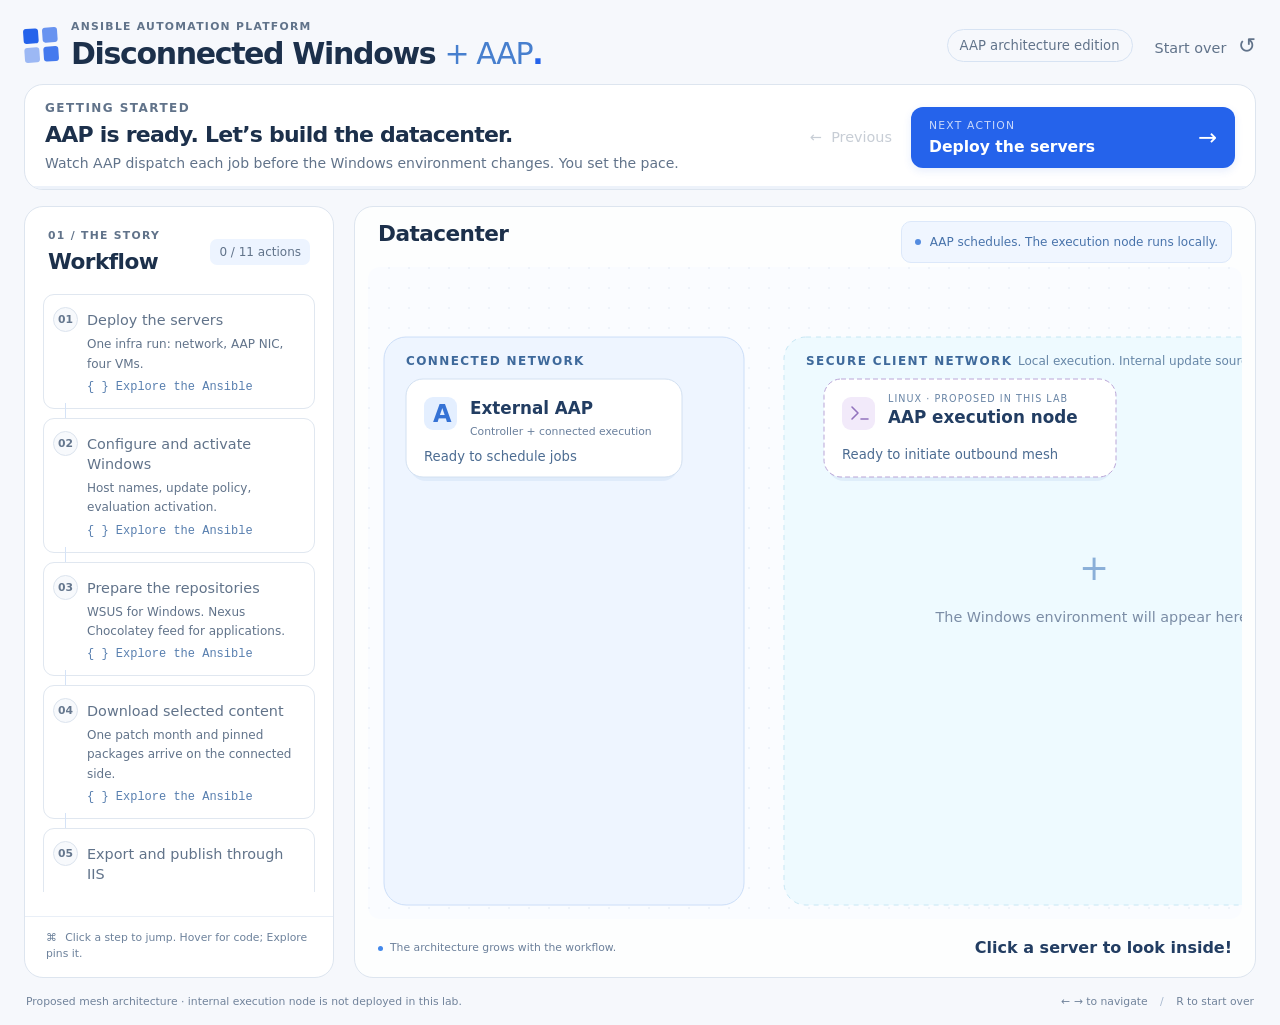
<file: demo-with-aap/index.html>
<!doctype html>
<html lang="en">
  <head>
    <meta charset="utf-8">
    <meta name="viewport" content="width=device-width, initial-scale=1">
    <meta name="description" content="Explore how AAP dispatches jobs to a proposed internal execution node before Windows servers change.">
    <meta name="color-scheme" content="light">
    <title>Disconnected Windows + AAP · Interactive demo</title>
    <link rel="stylesheet" href="src/styles.css">
    <link rel="stylesheet" href="src/aap.css?v=2.0.0">
    <script src="src/scenario.js?v=2.0.0" defer></script>
    <script src="src/orchestration.js" defer></script>
    <script src="src/app.js?v=2.0.0" defer></script>
  </head>
  <body>
    <div class="app">
      <header class="masthead">
        <div class="brand"><span class="brand-mark" aria-hidden="true"><i></i><i></i><i></i><i></i></span><div><p class="eyebrow">Ansible Automation Platform</p><h1>Disconnected Windows <span class="edition-name">+ AAP</span><span class="title-dot">.</span></h1></div></div>
        <div class="header-actions"><span class="mode-label">AAP architecture edition</span><button class="quiet-button" id="reset" type="button">Start over <span aria-hidden="true">↺</span></button></div>
      </header>

      <section class="controls" aria-label="Demo controls">
        <div class="action-context"><p class="eyebrow" id="action-count">Getting started</p><h2 id="current-title">AAP is ready. Let’s build the datacenter.</h2><p id="current-description">Watch AAP dispatch each job before the Windows environment changes. You set the pace.</p></div>
        <div class="navigation"><button class="previous-button" id="previous" type="button" disabled><span aria-hidden="true">←</span> Previous</button><button class="next-button" id="next" type="button"><span class="button-caption">Next action</span><span class="button-action" id="next-label">Deploy the servers</span><span class="button-arrow" aria-hidden="true">→</span></button></div>
        <div class="progress-track" aria-hidden="true"><div id="progress-fill"></div></div>
      </section>

      <main class="workspace">
        <section class="workflow-panel" aria-labelledby="workflow-title">
          <div class="panel-heading"><div><p class="eyebrow">01 / The story</p><h2 id="workflow-title">Workflow</h2></div><span class="counter" id="workflow-count">0 / 11 actions</span></div>
          <div class="workflow-scroll" id="workflow-scroll"><div class="workflow-empty" id="workflow-empty" hidden><span class="empty-stem" aria-hidden="true"></span><h3>One action at a time.</h3><p>Your workflow grows here.<br>Hover over a step to see its Ansible code.</p></div><ol class="workflow-list" id="workflow-list"></ol><div class="execution-pending" id="execution-pending" hidden><span class="pending-mark" aria-hidden="true">A</span><div><strong id="pending-title">AAP schedules the job</strong><p id="pending-description"></p></div></div></div>
          <p class="panel-footnote"><span aria-hidden="true">⌘</span> Click a step to jump. Hover for code; Explore pins it.</p>
        </section>

        <section class="architecture-panel" aria-labelledby="architecture-title">
          <div class="panel-heading"><div><h2 id="architecture-title">Datacenter</h2></div><div class="execution-banner" aria-live="polite"><span class="execution-indicator" aria-hidden="true"></span><span id="execution-caption">AAP schedules. The execution node runs locally.</span></div></div>
          <div class="architecture-canvas" id="architecture-canvas">
            <div class="architecture-empty" id="architecture-empty"><div class="empty-cross" aria-hidden="true">+</div><p>The Windows environment will appear here.</p></div>
            <svg class="architecture" viewBox="0 0 1036 652" preserveAspectRatio="xMidYMin meet" role="img" aria-labelledby="diagram-title diagram-description">
              <title id="diagram-title">Disconnected Windows datacenter</title>
              <desc id="diagram-description">The architecture fills as you advance the walkthrough. AAP is in the connected network. A proposed Linux execution node initiates outbound mesh connectivity from the secure network. Each internal action highlights that inside-out connection, followed by job dispatch and local Windows execution. Later actions reuse the established mesh.</desc>
              <defs>
                <pattern id="dots" width="20" height="20" patternUnits="userSpaceOnUse">
                  <circle cx="1" cy="1" r=".7" fill="#d9e3f1" />
                </pattern>
                <marker id="arrow" markerWidth="7" markerHeight="7" refX="6" refY="3.5" orient="auto">
                  <path d="M0 0 7 3.5 0 7" fill="none" stroke="#2563eb" stroke-width="1.2" />
                </marker>
                <marker id="command-arrow" markerWidth="7" markerHeight="7" refX="6" refY="3.5" orient="auto">
                  <path d="M0 0 7 3.5 0 7" fill="none" stroke="#8553b1" stroke-width="1.2" />
                </marker>
                <symbol id="windows-mark" viewBox="0 0 24 24">
                  <path d="M2 3h9v8H2zm11 0h9v8h-9zM2 13h9v8H2zm11 0h9v8h-9z" fill="currentColor" />
                </symbol>
                <symbol id="server-mark" viewBox="0 0 24 24">
                  <rect x="4" y="3" width="16" height="7" rx="2" />
                  <rect x="4" y="14" width="16" height="7" rx="2" />
                  <path d="M8 6.5h.1M8 17.5h.1M13 6.5h4M13 17.5h4" />
                </symbol>
                <symbol id="file-mark" viewBox="0 0 24 24">
                  <path d="M7 2h7l5 5v15H5V2zm7 0v6h5M11 11h3m-3 4h3m-3 4h3" />
                </symbol>
              </defs>
              <rect width="1036" height="652" fill="url(#dots)" />
              <g class="reveal" data-at="0" style="--delay:0ms">
                <rect class="network-zone connected-zone" x="16" y="70" width="360" height="568" rx="22" />
                <text class="zone-label" x="38" y="98">CONNECTED NETWORK</text>
              </g>
              <g class="reveal" data-at="0" style="--delay:45ms">
                <rect class="network-zone isolated-zone" x="416" y="70" width="604" height="568" rx="22" />
                <text class="zone-label" x="438" y="98">SECURE CLIENT NETWORK</text>
                <text class="zone-subtitle" x="650" y="98">Local execution. Internal update sources.</text>
              </g>
              <g class="reveal" data-at="4">
                <!-- Draw feeds before server cards so External AAP masks their straight acquisition routes. -->
                <path class="flow-path download-flow" id="download-path" d="M104 58V64H248V252" marker-end="url(#arrow)" />
                <path class="flow-path download-flow" id="application-download-path" d="M288 58V252" marker-end="url(#arrow)" />
                <circle class="flow-particle" data-flow="4" r="3.2">
                  <animateMotion dur="1.25s" repeatCount="indefinite">
                    <mpath href="#download-path" />
                  </animateMotion>
                </circle>
                <circle class="flow-particle" data-flow="4" r="3.2">
                  <animateMotion dur="1.25s" repeatCount="indefinite">
                    <mpath href="#application-download-path" />
                  </animateMotion>
                </circle>
              </g>
              <g id="aap-layer">
                <g id="mesh-channels" class="mesh-channels">
                  <text class="mesh-label mesh-outbound-label" x="326" y="126">Outbound mesh</text>
                  <path class="mesh-request-path" id="mesh-request-path" d="M454 142H316" marker-end="url(#arrow)" />
                  <circle class="control-particle mesh-connect-particle" cx="454" cy="142" r="3" />
                  <path class="mesh-dispatch-path" id="mesh-dispatch-path" d="M316 175H454" marker-end="url(#arrow)" />
                  <rect class="control-particle mesh-job-particle" x="309" y="168" width="14" height="14" rx="3" />
                  <text class="mesh-label" x="326" y="194">Job dispatch</text>
                </g>
                <!-- Side loops keep repository control arrows visible despite the compact row gap. -->
                <g class="job-command external-control">
                  <path class="command-path" id="external-command-path" d="M316 204H354V272H316" marker-end="url(#command-arrow)" />
                  <text class="command-label" x="362" y="256">WinRM</text>
                  <circle class="control-particle command-particle" r="3">
                    <animateMotion data-job-motion="true" begin="indefinite" dur=".45s" fill="freeze">
                      <mpath href="#external-command-path" />
                    </animateMotion>
                  </circle>
                </g>
                <g class="job-command repository-control">
                  <path class="command-path" id="internal-command-path" d="M750 204H790V272H750" marker-end="url(#command-arrow)" />
                  <text class="command-label" x="802" y="256">WinRM · internal work</text>
                  <circle class="control-particle command-particle" r="3">
                    <animateMotion data-job-motion="true" begin="indefinite" dur=".45s" fill="freeze">
                      <mpath href="#internal-command-path" />
                    </animateMotion>
                  </circle>
                </g>
                <g class="job-command client-control">
                  <path class="command-path" id="managed-command-path" d="M750 161H1006V456H656V474" marker-end="url(#command-arrow)" />
                  <path class="command-path" id="managed-command-path-2025" d="M750 161H1006V456H956V474" marker-end="url(#command-arrow)" />
                  <text class="command-label" x="826" y="433">WinRM · job control</text>
                  <circle class="control-particle command-particle" r="3">
                    <animateMotion data-job-motion="true" begin="indefinite" dur=".45s" fill="freeze">
                      <mpath href="#managed-command-path" />
                    </animateMotion>
                  </circle>
                  <circle class="control-particle command-particle" r="3">
                    <animateMotion data-job-motion="true" begin="indefinite" dur=".45s" fill="freeze">
                      <mpath href="#managed-command-path-2025" />
                    </animateMotion>
                  </circle>
                </g>
                <g class="job-command deployment-external-control">
                  <path class="command-path" id="deploy-external-path" d="M316 204H354V272H316" marker-end="url(#command-arrow)" />
                  <text class="command-label" x="362" y="256">Deploy</text>
                  <circle class="control-particle command-particle" r="3">
                    <animateMotion data-job-motion="true" begin="indefinite" dur=".45s" fill="freeze">
                      <mpath href="#deploy-external-path" />
                    </animateMotion>
                  </circle>
                </g>
                <g class="job-command deployment-internal-control">
                  <path class="command-path" id="deploy-internal-repository-path" d="M750 204H790V272H750" marker-end="url(#command-arrow)" />
                  <text class="command-label" x="802" y="256">Deploy repository</text>
                  <path class="command-path" id="deploy-internal-2022-path" d="M750 161H1006V456H656V474" marker-end="url(#command-arrow)" />
                  <path class="command-path" id="deploy-internal-2025-path" d="M750 161H1006V456H956V474" marker-end="url(#command-arrow)" />
                  <text class="command-label" x="826" y="433">Deploy internal VMs</text>
                  <circle class="control-particle command-particle" r="3">
                    <animateMotion data-job-motion="true" begin="indefinite" dur=".45s" fill="freeze">
                      <mpath href="#deploy-internal-repository-path" />
                    </animateMotion>
                  </circle>
                  <circle class="control-particle command-particle" r="3">
                    <animateMotion data-job-motion="true" begin="indefinite" dur=".45s" fill="freeze">
                      <mpath href="#deploy-internal-2022-path" />
                    </animateMotion>
                  </circle>
                  <circle class="control-particle command-particle" r="3">
                    <animateMotion data-job-motion="true" begin="indefinite" dur=".45s" fill="freeze">
                      <mpath href="#deploy-internal-2025-path" />
                    </animateMotion>
                  </circle>
                </g>
                <g transform="translate(0 10)">
                  <g class="reveal server-node aap-controller" data-at="0" data-node="controller" tabindex="0" role="button" aria-label="Explore external AAP">
                    <rect class="server-shadow" x="41" y="106" width="270" height="98" rx="17" />
                    <rect class="server-surface control-surface" x="38" y="102" width="276" height="98" rx="17" />
                    <rect class="aap-icon-background" x="56" y="120" width="33" height="33" rx="9" />
                    <text class="aap-monogram" x="65" y="145">A</text>
                    <text class="node-title" x="102" y="137">External AAP</text>
                    <text class="tiny-label" x="102" y="158">Controller + connected execution</text>
                    <text class="node-status" id="controller-status" x="56" y="184">Ready to schedule jobs</text>
                  </g>
                </g>
                <g transform="translate(-44 10)">
                  <g class="reveal server-node aap-execution" data-at="0" data-node="execution" tabindex="0" role="button" aria-label="Explore the proposed internal execution node">
                    <rect class="server-shadow" x="503" y="106" width="286" height="98" rx="17" />
                    <rect class="server-surface proposed-node" x="500" y="102" width="292" height="98" rx="17" />
                    <rect class="execution-icon-background" x="518" y="120" width="33" height="33" rx="9" />
                    <path class="execution-icon" d="m528 130 6 6-6 6m9 0h7" />
                    <text class="node-eyebrow" x="564" y="125">LINUX · PROPOSED IN THIS LAB</text>
                    <text class="node-title" x="564" y="146">AAP execution node</text>
                    <text class="node-status" id="execution-status" x="518" y="182">Ready to initiate outbound mesh</text>
                  </g>
                </g>
              </g>
              <g id="workload-layer">
                <g class="reveal" data-at="2">
                  <path class="network-link" d="M602 428V452M602 452H577V474M602 452H877V474" />
                  <circle cx="602" cy="452" r="4" fill="#afc5df" />
                  <text class="connection-label" x="686" y="446">Updates + applications</text>
                </g>
                <g class="reveal management-connection" data-at="2">
                  <path class="management-link" d="M314 296H454" />
                  <text class="connection-label" x="326" y="290">Management link</text>
                </g>
                <g transform="translate(-30 -97)">
                  <g class="reveal" data-at="4" style="--delay:0ms">
                    <rect class="publisher" x="48" y="105" width="172" height="50" rx="12" />
                    <use href="#windows-mark" x="60" y="114" width="18" height="18" class="microsoft-mark" />
                    <text class="publisher-title" x="87" y="127">Microsoft Update</text>
                    <text class="tiny-label" x="60" y="143">Selected OS + .NET content</text>
                  </g>
                </g>
                <g class="reveal" data-at="4" style="--delay:0ms">
                  <rect class="publisher" x="202" y="8" width="172" height="50" rx="12" />
                  <text class="publisher-title" x="217" y="29">Application Repository <tspan x="217" dy="17">sync</tspan></text>
                </g>
                <g transform="translate(0 57)">
                  <g class="reveal server-node" data-at="1" data-node="external" tabindex="-1" role="button" aria-label="Explore the external repository" style="--delay:70ms">
                    <rect class="server-shadow" x="41" y="201" width="270" height="174" rx="17" />
                    <rect class="server-surface" x="38" y="197" width="276" height="174" rx="17" />
                    <rect class="icon-background" x="56" y="214" width="33" height="33" rx="9" />
                    <use href="#server-mark" class="server-icon" x="62" y="220" width="21" height="21" />
                    <text class="node-eyebrow" x="102" y="225">WINDOWS SERVER 2022</text>
                    <text class="node-title" x="102" y="245">External repository</text>
                    <line class="card-rule" x1="56" y1="262" x2="295" y2="262" />
                    <text class="node-status" id="external-status" x="56" y="280">Freshly deployed</text>
                    <g class="reveal" data-at="3">
                      <rect class="service-pill" x="56" y="290" width="59" height="25" rx="7" />
                      <text class="service-text" x="68" y="307">WSUS</text>
                      <rect class="service-pill" x="56" y="321" width="239" height="25" rx="7" />
                      <text class="service-text" x="68" y="338">Chocolatey application repository</text>
                    </g>
                    <g class="reveal" data-at="5">
                      <rect class="service-pill export-pill" x="122" y="290" width="101" height="25" rx="7" />
                      <text class="service-text" x="132" y="307">IIS · export</text>
                    </g>
                    <text class="tiny-label" x="56" y="361" id="external-detail">Prepared Windows base image</text>
                  </g>
                </g>
                <g transform="translate(0 48)">
                  <g class="reveal" data-at="4" style="--delay:50ms">
                    <rect class="content-item" x="46" y="390" width="125" height="47" rx="10" />
                    <text class="content-label" x="59" y="410">Windows</text>
                    <text class="tiny-label" x="59" y="426">OS updates</text>
                  </g>
                </g>
                <g transform="translate(0 48)">
                  <g class="reveal" data-at="4" style="--delay:105ms">
                    <rect class="content-item" x="181" y="390" width="125" height="47" rx="10" />
                    <text class="content-label" x="194" y="410">.NET</text>
                    <text class="tiny-label" x="194" y="426">Runtime updates</text>
                  </g>
                </g>
                <g transform="translate(0 45)">
                  <g class="reveal" data-at="4" style="--delay:160ms">
                    <rect class="content-item" x="46" y="445" width="125" height="47" rx="10" />
                    <text class="content-label" x="59" y="465">7-Zip</text>
                    <text class="tiny-label" x="59" y="481">Two pinned releases</text>
                  </g>
                </g>
                <g transform="translate(0 45)">
                  <g class="reveal" data-at="4" style="--delay:215ms">
                    <rect class="content-item" x="181" y="445" width="125" height="47" rx="10" />
                    <text class="content-label" x="194" y="465">Git</text>
                    <text class="tiny-label" x="194" y="481">Two pinned releases</text>
                  </g>
                </g>
                <g transform="translate(0 39)">
                  <g class="reveal" data-at="5">
                    <rect class="export-bundle" x="46" y="508" width="260" height="64" rx="11" />
                    <use href="#file-mark" class="file-icon" x="59" y="524" width="24" height="28" />
                    <text class="content-label" x="95" y="532">Published through IIS</text>
                    <text class="tiny-label" x="95" y="551">.xml.gz + update files + applications.zip</text>
                  </g>
                </g>
                <g transform="translate(-44 87)">
                  <g class="reveal server-node" data-at="1" data-node="internal" tabindex="-1" role="button" aria-label="Explore the internal repository" style="--delay:120ms">
                    <rect class="server-shadow" x="503" y="171" width="286" height="174" rx="17" />
                    <rect class="server-surface" x="500" y="167" width="292" height="174" rx="17" />
                    <rect class="icon-background" x="518" y="184" width="33" height="33" rx="9" />
                    <use href="#server-mark" class="server-icon" x="524" y="190" width="21" height="21" />
                    <text class="node-eyebrow" x="564" y="195">WINDOWS SERVER 2022</text>
                    <text class="node-title" x="564" y="215">Internal repository</text>
                    <line class="card-rule" x1="518" y1="232" x2="774" y2="232" />
                    <text class="node-status" id="internal-status" x="518" y="250">Freshly deployed</text>
                    <g class="reveal" data-at="3">
                      <rect class="service-pill" x="518" y="260" width="59" height="25" rx="7" />
                      <text class="service-text" x="530" y="277">WSUS</text>
                      <rect class="service-pill" x="518" y="291" width="256" height="25" rx="7" />
                      <text class="service-text" x="530" y="308">Chocolatey application repository</text>
                    </g>
                    <g class="reveal" data-at="7">
                      <rect class="baseline-pill" x="584" y="260" width="116" height="25" rx="7" />
                      <text class="baseline-text" x="595" y="277">April baseline</text>
                    </g>
                    <text class="tiny-label" x="518" y="331" id="internal-detail">Prepared Windows base image</text>
                  </g>
                </g>
                <g class="reveal" data-at="6">
                  <text class="flow-label" x="326" y="284">PULL · HTTP GET</text>
                  <path class="flow-path pull-request-flow" id="pull-request-path" d="M454 300H316" marker-end="url(#arrow)" />
                  <circle class="flow-particle pull-request-particle" data-flow="6" cx="454" cy="300" r="2.8" />
                  <path class="flow-path transfer-flow" id="transfer-path" d="M315 326H454" marker-end="url(#arrow)" />
                  <g class="flow-particle pull-data-particle" data-flow="6">
                    <rect class="moving-package" x="308" y="319" width="14" height="14" rx="3" />
                  </g>
                  <rect class="transfer-caption" x="320" y="343" width="128" height="39" rx="9" />
                  <text class="flow-label" x="330" y="360">Export data returned</text>
                  <text class="tiny-label" x="330" y="374">SHA256 verified</text>
                </g>
                <g class="reveal" data-at="8">
                  <path class="flow-path client-flow" id="client-path-2022" d="M602 428V452H577V474" marker-end="url(#arrow)" />
                  <path class="flow-path client-flow" id="client-path-2025" d="M602 428V452H877V474" marker-end="url(#arrow)" />
                  <circle class="flow-particle" data-flow="8,9,10" r="3.2">
                    <animateMotion dur="1.8s" repeatCount="indefinite">
                      <mpath href="#client-path-2022" />
                    </animateMotion>
                  </circle>
                  <circle class="flow-particle" data-flow="8,9,10" r="3.2">
                    <animateMotion dur="1.8s" begin="-.6s" repeatCount="indefinite">
                      <mpath href="#client-path-2025" />
                    </animateMotion>
                  </circle>
                </g>
                <g transform="translate(61 51)">
                  <g class="reveal server-node" data-at="1" data-node="server2022" tabindex="-1" role="button" aria-label="Explore Windows Server 2022" style="--delay:170ms">
                    <rect class="server-shadow" x="398" y="429" width="236" height="148" rx="17" />
                    <rect class="server-surface client-surface" x="395" y="425" width="242" height="148" rx="17" />
                    <use href="#windows-mark" x="414" y="445" width="23" height="23" class="client-windows" />
                    <text class="client-title" x="449" y="454">Windows Server</text>
                    <text class="client-year" x="449" y="479">2022</text>
                    <g class="reveal" data-at="8">
                      <rect class="patch-tag" x="548" y="446" width="71" height="24" rx="7" />
                      <text class="patch-tag-text" x="561" y="462">Patched</text>
                    </g>
                    <line class="card-rule" x1="413" y1="490" x2="618" y2="490" />
                    <text class="node-status" id="server2022-status" x="413" y="513">Freshly deployed</text>
                    <g class="reveal" data-at="9">
                      <text class="app-name" x="413" y="539">7-Zip</text>
                      <text class="app-version" id="zip2022" x="454" y="539">26.03</text>
                      <text class="app-name" x="514" y="539">Git</text>
                      <text class="app-version" id="git2022" x="539" y="539">2.55</text>
                    </g>
                    <text class="tiny-label" id="server2022-detail" x="413" y="559">Managed Windows endpoint</text>
                  </g>
                </g>
                <g transform="translate(72 51)">
                  <g class="reveal server-node" data-at="1" data-node="server2025" tabindex="-1" role="button" aria-label="Explore Windows Server 2025" style="--delay:220ms">
                    <rect class="server-shadow" x="687" y="429" width="236" height="148" rx="17" />
                    <rect class="server-surface client-surface" x="684" y="425" width="242" height="148" rx="17" />
                    <use href="#windows-mark" x="703" y="445" width="23" height="23" class="client-windows" />
                    <text class="client-title" x="738" y="454">Windows Server</text>
                    <text class="client-year" x="738" y="479">2025</text>
                    <g class="reveal" data-at="8">
                      <rect class="patch-tag" x="837" y="446" width="71" height="24" rx="7" />
                      <text class="patch-tag-text" x="850" y="462">Patched</text>
                    </g>
                    <line class="card-rule" x1="702" y1="490" x2="907" y2="490" />
                    <text class="node-status" id="server2025-status" x="702" y="513">Freshly deployed</text>
                    <g class="reveal" data-at="9">
                      <text class="app-name" x="702" y="539">7-Zip</text>
                      <text class="app-version" id="zip2025" x="743" y="539">26.03</text>
                      <text class="app-name" x="803" y="539">Git</text>
                      <text class="app-version" id="git2025" x="828" y="539">2.55</text>
                    </g>
                    <text class="tiny-label" id="server2025-detail" x="702" y="559">Managed Windows endpoint</text>
                  </g>
                </g>
                <g transform="translate(372 -322)">
                  <g class="reveal" data-at="11">
                    <rect class="verification-strip" x="394" y="612" width="230" height="76" rx="11" />
                    <circle cx="416" cy="633" r="9" fill="#16845b" />
                    <path d="m412 633 3 3 5-6" fill="none" stroke="white" stroke-width="1.5" />
                    <text class="verification-text" x="434" y="638">
                      <tspan x="434" y="638">Internal sources</tspan>
                      <tspan x="434" y="656">Expected versions</tspan>
                      <tspan x="434" y="674">No pending reboot</tspan>
                    </text>
                  </g>
                </g>
              </g>
            </svg>
          </div>
          <div class="architecture-footer"><span class="flow-key"><i></i><span id="flow-caption">The architecture grows with the workflow.</span></span><span class="server-hint">Click a server to look inside!</span></div>
        </section>
      </main>
      <footer class="page-footer"><span>Proposed mesh architecture · internal execution node is not deployed in this lab.</span><span>← → to navigate <span class="footer-separator">/</span> R to start over</span></footer>
    </div>

    <aside class="code-popover" id="code-popover" role="dialog" aria-label="Ansible code preview" hidden><div class="popover-heading"><span class="eyebrow">Under the hood</span><button class="close-button" id="close-code" type="button" aria-label="Close code preview">×</button></div><h3 id="code-title"></h3><p class="code-executor" id="code-executor"></p><p class="mock-label">Illustrative Ansible · simplified for this step</p><pre><code id="code-example"></code></pre><a class="source-link" id="code-link" target="_blank" rel="noopener noreferrer">Click here for the real code <span aria-hidden="true">↗</span></a><span class="source-filename" id="source-filename"></span></aside>
    <dialog class="server-dialog" id="server-dialog"><div class="dialog-heading"><p class="eyebrow">Inside the datacenter</p><button class="close-button" id="close-server" type="button" aria-label="Close server details">×</button></div><h2 id="server-dialog-title"></h2><p id="server-dialog-description"></p><dl id="server-dialog-details"></dl><p class="dialog-note">This is the illustrated state at the selected step.</p></dialog>
    <div class="sr-only" id="announcer" role="status" aria-live="polite"></div>
  </body>
</html>
</file>
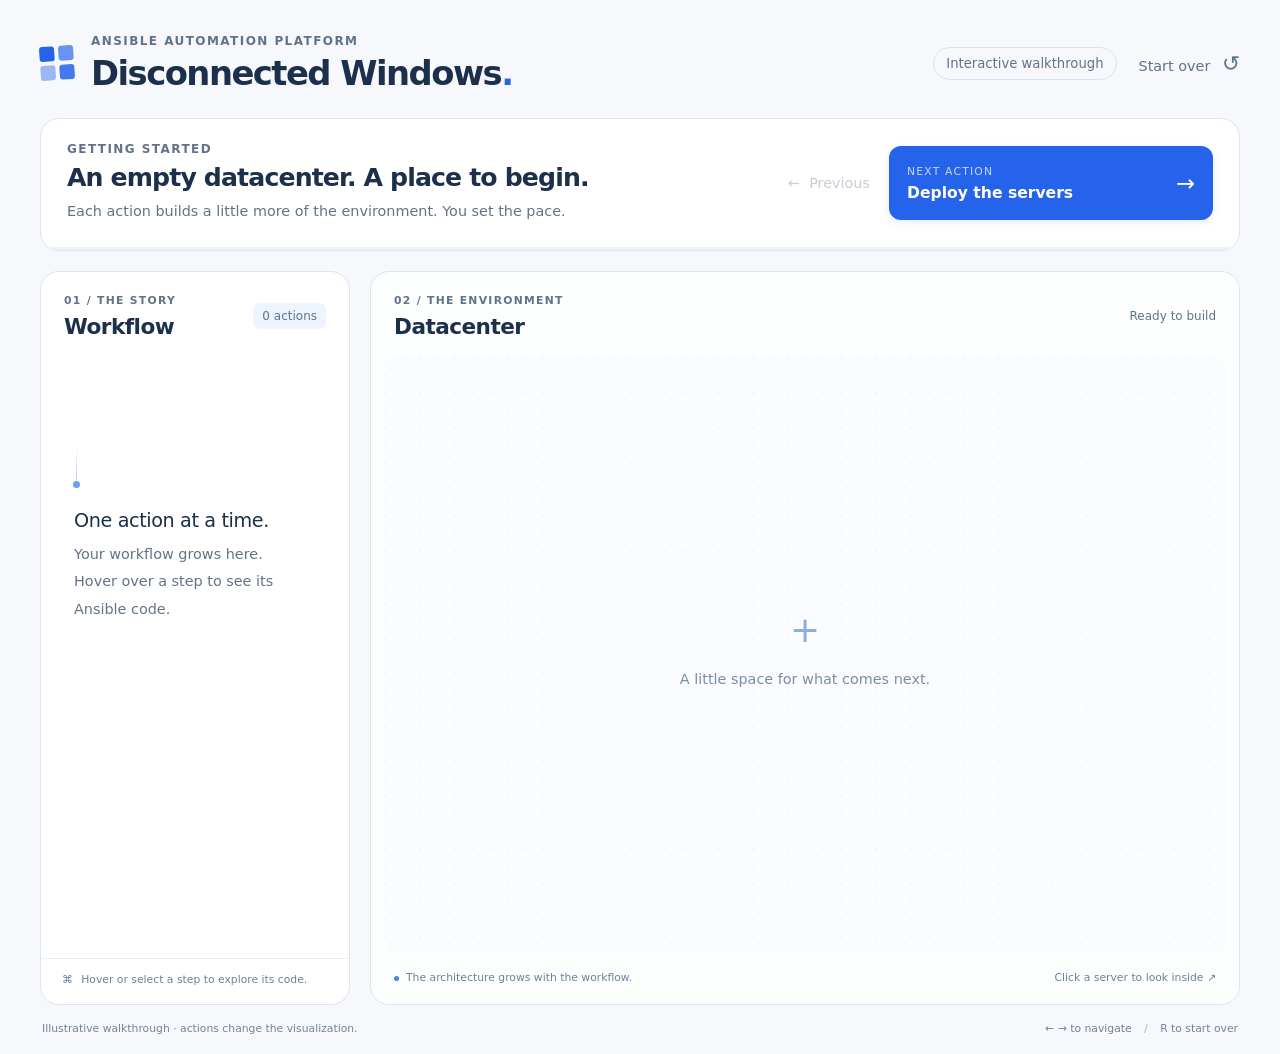
<file: demo/index.html>
<!doctype html>
<html lang="en">
  <head>
    <meta charset="utf-8">
    <meta name="viewport" content="width=device-width, initial-scale=1">
    <meta name="description" content="Explore a disconnected Windows datacenter, one Ansible action at a time.">
    <meta name="color-scheme" content="light">
    <title>Disconnected Windows · Interactive demo</title>
    <link rel="stylesheet" href="src/styles.css">
    <script src="src/scenario.js" defer></script>
    <script src="src/app.js" defer></script>
  </head>
  <body>
    <div class="app">
      <header class="masthead">
        <div class="brand"><span class="brand-mark" aria-hidden="true"><i></i><i></i><i></i><i></i></span><div><p class="eyebrow">Ansible Automation Platform</p><h1>Disconnected Windows<span class="title-dot">.</span></h1></div></div>
        <div class="header-actions"><span class="mode-label">Interactive walkthrough</span><button class="quiet-button" id="reset" type="button">Start over <span aria-hidden="true">↺</span></button></div>
      </header>

      <section class="controls" aria-label="Demo controls">
        <div class="action-context"><p class="eyebrow" id="action-count">Getting started</p><h2 id="current-title">An empty datacenter. A place to begin.</h2><p id="current-description">Each action builds a little more of the environment. You set the pace.</p></div>
        <div class="navigation"><button class="previous-button" id="previous" type="button" disabled><span aria-hidden="true">←</span> Previous</button><button class="next-button" id="next" type="button"><span class="button-caption">Next action</span><span class="button-action" id="next-label">Deploy the servers</span><span class="button-arrow" aria-hidden="true">→</span></button></div>
        <div class="progress-track" aria-hidden="true"><div id="progress-fill"></div></div>
      </section>

      <main class="workspace">
        <section class="workflow-panel" aria-labelledby="workflow-title">
          <div class="panel-heading"><div><p class="eyebrow">01 / The story</p><h2 id="workflow-title">Workflow</h2></div><span class="counter" id="workflow-count">0 actions</span></div>
          <div class="workflow-scroll" id="workflow-scroll"><div class="workflow-empty" id="workflow-empty"><span class="empty-stem" aria-hidden="true"></span><h3>One action at a time.</h3><p>Your workflow grows here.<br>Hover over a step to see its Ansible code.</p></div><ol class="workflow-list" id="workflow-list"></ol></div>
          <p class="panel-footnote"><span aria-hidden="true">⌘</span> Hover or select a step to explore its code.</p>
        </section>

        <section class="architecture-panel" aria-labelledby="architecture-title">
          <div class="panel-heading"><div><p class="eyebrow">02 / The environment</p><h2 id="architecture-title">Datacenter</h2></div><span class="architecture-summary" id="architecture-summary">Ready to build</span></div>
          <div class="architecture-canvas" id="architecture-canvas">
            <div class="architecture-empty" id="architecture-empty"><div class="empty-cross" aria-hidden="true">+</div><p>A little space for what comes next.</p></div>
            <svg class="architecture" viewBox="0 0 960 680" role="img" aria-labelledby="diagram-title diagram-description">
              <title id="diagram-title">Disconnected Windows datacenter</title><desc id="diagram-description">The architecture fills as you advance the walkthrough. It contains an external repository, an internal repository and two managed Windows servers.</desc>
              <defs>
                <pattern id="dots" width="20" height="20" patternUnits="userSpaceOnUse"><circle cx="1" cy="1" r=".7" fill="#d9e3f1"/></pattern>
                <marker id="arrow" markerWidth="7" markerHeight="7" refX="6" refY="3.5" orient="auto"><path d="M0 0 7 3.5 0 7" fill="none" stroke="#2563eb" stroke-width="1.2"/></marker>
                <symbol id="windows-mark" viewBox="0 0 24 24"><path d="M2 3h9v8H2zm11 0h9v8h-9zM2 13h9v8H2zm11 0h9v8h-9z" fill="currentColor"/></symbol>
                <symbol id="server-mark" viewBox="0 0 24 24"><rect x="4" y="3" width="16" height="7" rx="2"/><rect x="4" y="14" width="16" height="7" rx="2"/><path d="M8 6.5h.1M8 17.5h.1M13 6.5h4M13 17.5h4"/></symbol>
                <symbol id="file-mark" viewBox="0 0 24 24"><path d="M7 2h7l5 5v15H5V2zm7 0v6h5M11 11h3m-3 4h3m-3 4h3"/></symbol>
              </defs>
              <rect width="960" height="680" fill="url(#dots)"/>

              <g class="reveal" data-at="1" style="--delay:0ms"><rect class="network-zone connected-zone" x="24" y="30" width="300" height="565" rx="22"/><text class="zone-label" x="46" y="60">CONNECTED NETWORK</text><text class="zone-subtitle" x="46" y="80">Content enters here</text></g>
              <g class="reveal" data-at="1" style="--delay:45ms"><rect class="network-zone isolated-zone" x="370" y="30" width="566" height="565" rx="22"/><text class="zone-label" x="392" y="60">ISOLATED CLIENT NETWORK</text><text class="zone-subtitle" x="392" y="80">Updates stay under your control</text></g>

              <g class="reveal" data-at="2"><path class="network-link" d="M646 345V389M646 389H514V425M646 389H803V425"/><circle cx="646" cy="389" r="4" fill="#afc5df"/><text class="connection-label" x="664" y="383">Internal update sources</text></g>
              <g class="reveal management-connection" data-at="2"><path class="management-link" d="M314 237H500"/><text class="connection-label" x="329" y="219">Management link</text></g>

              <g class="reveal" data-at="4" style="--delay:0ms"><rect class="publisher" x="68" y="105" width="212" height="50" rx="12"/><use href="#windows-mark" x="83" y="121" width="18" height="18" class="microsoft-mark"/><text class="publisher-title" x="113" y="127">Microsoft Update</text><text class="tiny-label" x="113" y="143">Selected OS + .NET content</text><path class="flow-path download-flow" id="download-path" d="M174 155V192" marker-end="url(#arrow)"/><text class="flow-label" x="191" y="177">Download</text><circle class="flow-particle" data-flow="4" r="3.2"><animateMotion dur="1.25s" repeatCount="indefinite"><mpath href="#download-path"/></animateMotion></circle></g>

              <g class="reveal server-node" data-at="1" data-node="external" tabindex="-1" role="button" aria-label="Explore the external repository" style="--delay:70ms"><rect class="server-shadow" x="41" y="201" width="270" height="174" rx="17"/><rect class="server-surface" x="38" y="197" width="276" height="174" rx="17"/><rect class="icon-background" x="56" y="214" width="33" height="33" rx="9"/><use href="#server-mark" class="server-icon" x="62" y="220" width="21" height="21"/><text class="node-eyebrow" x="102" y="225">WINDOWS SERVER 2022</text><text class="node-title" x="102" y="245">External repository</text><line class="card-rule" x1="56" y1="262" x2="295" y2="262"/><text class="node-status" id="external-status" x="56" y="288">Freshly deployed</text><g class="reveal" data-at="3"><rect class="service-pill" x="56" y="304" width="59" height="25" rx="7"/><text class="service-text" x="68" y="321">WSUS</text><rect class="service-pill" x="122" y="304" width="65" height="25" rx="7"/><text class="service-text" x="134" y="321">Nexus</text></g><g class="reveal" data-at="5"><rect class="service-pill export-pill" x="194" y="304" width="101" height="25" rx="7"/><text class="service-text" x="204" y="321">IIS · export</text></g><text class="tiny-label" x="56" y="353" id="external-detail">Prepared Windows base image</text></g>

              <g class="reveal" data-at="4" style="--delay:50ms"><rect class="content-item" x="46" y="390" width="125" height="47" rx="10"/><text class="content-label" x="59" y="410">Windows</text><text class="tiny-label" x="59" y="426">OS updates</text></g>
              <g class="reveal" data-at="4" style="--delay:105ms"><rect class="content-item" x="181" y="390" width="125" height="47" rx="10"/><text class="content-label" x="194" y="410">.NET</text><text class="tiny-label" x="194" y="426">Runtime updates</text></g>
              <g class="reveal" data-at="4" style="--delay:160ms"><rect class="content-item" x="46" y="445" width="125" height="47" rx="10"/><text class="content-label" x="59" y="465">7-Zip</text><text class="tiny-label" x="59" y="481">Two pinned releases</text></g>
              <g class="reveal" data-at="4" style="--delay:215ms"><rect class="content-item" x="181" y="445" width="125" height="47" rx="10"/><text class="content-label" x="194" y="465">Git</text><text class="tiny-label" x="194" y="481">Two pinned releases</text></g>

              <g class="reveal" data-at="5"><rect class="export-bundle" x="46" y="508" width="260" height="64" rx="11"/><use href="#file-mark" class="file-icon" x="59" y="524" width="24" height="28"/><text class="content-label" x="95" y="532">Published through IIS</text><text class="tiny-label" x="95" y="551">.xml.gz + manifest + update files</text></g>

              <g class="reveal server-node" data-at="1" data-node="internal" tabindex="-1" role="button" aria-label="Explore the internal repository" style="--delay:120ms"><rect class="server-shadow" x="503" y="171" width="286" height="174" rx="17"/><rect class="server-surface" x="500" y="167" width="292" height="174" rx="17"/><rect class="icon-background" x="518" y="184" width="33" height="33" rx="9"/><use href="#server-mark" class="server-icon" x="524" y="190" width="21" height="21"/><text class="node-eyebrow" x="564" y="195">WINDOWS SERVER 2022</text><text class="node-title" x="564" y="215">Internal repository</text><line class="card-rule" x1="518" y1="232" x2="774" y2="232"/><text class="node-status" id="internal-status" x="518" y="258">Freshly deployed</text><g class="reveal" data-at="3"><rect class="service-pill" x="518" y="274" width="59" height="25" rx="7"/><text class="service-text" x="530" y="291">WSUS</text><rect class="service-pill" x="584" y="274" width="65" height="25" rx="7"/><text class="service-text" x="596" y="291">Nexus</text></g><g class="reveal" data-at="7"><rect class="baseline-pill" x="657" y="274" width="116" height="25" rx="7"/><text class="baseline-text" x="668" y="291">April baseline</text></g><text class="tiny-label" x="518" y="323" id="internal-detail">Prepared Windows base image</text></g>

              <g class="reveal" data-at="6">
                <text class="flow-label" x="333" y="213">PULL · HTTP GET</text>
                <path class="flow-path pull-request-flow" id="pull-request-path" d="M498 226H316" marker-end="url(#arrow)"/>
                <circle class="flow-particle pull-request-particle" data-flow="6" cx="498" cy="226" r="2.8"/>
                <path class="flow-path transfer-flow" id="transfer-path" d="M315 247H498" marker-end="url(#arrow)"/>
                <g class="flow-particle pull-data-particle" data-flow="6"><rect class="moving-package" x="308" y="240" width="14" height="14" rx="3"/></g>
                <rect class="transfer-caption" x="334" y="258" width="146" height="39" rx="9"/>
                <text class="flow-label" x="348" y="275">Export data returned</text>
                <text class="tiny-label" x="348" y="289">SHA256 verified</text>
              </g>

              <g class="reveal" data-at="8"><path class="flow-path client-flow" id="client-path-2022" d="M646 344V389H514V423" marker-end="url(#arrow)"/><path class="flow-path client-flow" id="client-path-2025" d="M646 344V389H803V423" marker-end="url(#arrow)"/><circle class="flow-particle" data-flow="8,9,10" r="3.2"><animateMotion dur="1.8s" repeatCount="indefinite"><mpath href="#client-path-2022"/></animateMotion></circle><circle class="flow-particle" data-flow="8,9,10" r="3.2"><animateMotion dur="1.8s" begin="-.6s" repeatCount="indefinite"><mpath href="#client-path-2025"/></animateMotion></circle></g>

              <g class="reveal server-node" data-at="1" data-node="server2022" tabindex="-1" role="button" aria-label="Explore Windows Server 2022" style="--delay:170ms"><rect class="server-shadow" x="398" y="429" width="236" height="148" rx="17"/><rect class="server-surface client-surface" x="395" y="425" width="242" height="148" rx="17"/><use href="#windows-mark" x="414" y="445" width="23" height="23" class="client-windows"/><text class="client-title" x="449" y="454">Windows Server</text><text class="client-year" x="449" y="479">2022</text><g class="reveal" data-at="8"><rect class="patch-tag" x="548" y="446" width="71" height="24" rx="7"/><text class="patch-tag-text" x="561" y="462">Patched</text></g><line class="card-rule" x1="413" y1="490" x2="618" y2="490"/><text class="node-status" id="server2022-status" x="413" y="513">Freshly deployed</text><g class="reveal" data-at="9"><text class="app-name" x="413" y="539">7-Zip</text><text class="app-version" id="zip2022" x="454" y="539">26.03</text><text class="app-name" x="514" y="539">Git</text><text class="app-version" id="git2022" x="539" y="539">2.55</text></g><text class="tiny-label" id="server2022-detail" x="413" y="559">Managed Windows endpoint</text></g>
              <g class="reveal server-node" data-at="1" data-node="server2025" tabindex="-1" role="button" aria-label="Explore Windows Server 2025" style="--delay:220ms"><rect class="server-shadow" x="687" y="429" width="236" height="148" rx="17"/><rect class="server-surface client-surface" x="684" y="425" width="242" height="148" rx="17"/><use href="#windows-mark" x="703" y="445" width="23" height="23" class="client-windows"/><text class="client-title" x="738" y="454">Windows Server</text><text class="client-year" x="738" y="479">2025</text><g class="reveal" data-at="8"><rect class="patch-tag" x="837" y="446" width="71" height="24" rx="7"/><text class="patch-tag-text" x="850" y="462">Patched</text></g><line class="card-rule" x1="702" y1="490" x2="907" y2="490"/><text class="node-status" id="server2025-status" x="702" y="513">Freshly deployed</text><g class="reveal" data-at="9"><text class="app-name" x="702" y="539">7-Zip</text><text class="app-version" id="zip2025" x="743" y="539">26.03</text><text class="app-name" x="803" y="539">Git</text><text class="app-version" id="git2025" x="828" y="539">2.55</text></g><text class="tiny-label" id="server2025-detail" x="702" y="559">Managed Windows endpoint</text></g>

              <g class="reveal" data-at="11"><rect class="verification-strip" x="394" y="612" width="532" height="42" rx="11"/><circle cx="416" cy="633" r="9" fill="#16845b"/><path d="m412 633 3 3 5-6" fill="none" stroke="white" stroke-width="1.5"/><text class="verification-text" x="434" y="638">Internal sources · expected versions · no pending reboot</text></g>
            </svg>
          </div>
          <div class="architecture-footer"><span class="flow-key"><i></i><span id="flow-caption">The architecture grows with the workflow.</span></span><span>Click a server to look inside <span aria-hidden="true">↗</span></span></div>
        </section>
      </main>
      <footer class="page-footer"><span>Illustrative walkthrough · actions change the visualization.</span><span>← → to navigate <span class="footer-separator">/</span> R to start over</span></footer>
    </div>

    <aside class="code-popover" id="code-popover" role="dialog" aria-label="Ansible code preview" hidden><div class="popover-heading"><span class="eyebrow">Under the hood</span><button class="close-button" id="close-code" type="button" aria-label="Close code preview">×</button></div><h3 id="code-title"></h3><p class="mock-label">Illustrative Ansible · simplified for this step</p><pre><code id="code-example"></code></pre><a class="source-link" id="code-link" target="_blank" rel="noopener noreferrer">Click here for the real code <span aria-hidden="true">↗</span></a><span class="source-filename" id="source-filename"></span></aside>
    <dialog class="server-dialog" id="server-dialog"><div class="dialog-heading"><p class="eyebrow">Inside the datacenter</p><button class="close-button" id="close-server" type="button" aria-label="Close server details">×</button></div><h2 id="server-dialog-title"></h2><p id="server-dialog-description"></p><dl id="server-dialog-details"></dl><p class="dialog-note">This is the illustrated state at the selected step.</p></dialog>
    <div class="sr-only" id="announcer" role="status" aria-live="polite"></div>
  </body>
</html>
</file>
<file: demo-with-aap/src/styles.css>
/* Text sizes are 120% of the initial presentation scale. */
:root { --paper:#f6f8fc; --surface:#fff; --ink:#1c304b; --muted:#61738a; --line:#dde5ef; --accent:#2563eb; --soft-accent:#edf4ff; --blue:#0898bd; --radius:19px; font-family:Inter,"Segoe UI",system-ui,-apple-system,sans-serif; color:var(--ink); background:var(--paper); font-synthesis:none; }
* { box-sizing:border-box; }
body { margin:0; }
button,a { -webkit-tap-highlight-color:transparent; }
button { font:inherit; cursor:pointer; }
button:disabled { cursor:default; }
button:focus-visible,a:focus-visible,[tabindex]:focus-visible { outline:3px solid #5c91f2; outline-offset:4px; }
.app { width:min(1600px,100%); margin:auto; padding:34px 40px 18px; }
.masthead { display:flex; justify-content:space-between; align-items:center; gap:24px; margin-bottom:26px; }
.brand { display:flex; gap:17px; align-items:center; }
.brand-mark { width:34px; height:34px; display:grid; grid-template-columns:1fr 1fr; gap:4px; transform:rotate(-4deg); }
.brand-mark i { background:var(--accent); border-radius:3px; }
.brand-mark i:nth-child(2) { opacity:.68; }.brand-mark i:nth-child(3) { opacity:.43; }.brand-mark i:nth-child(4) { opacity:.85; }
.eyebrow { text-transform:uppercase; letter-spacing:.12em; font-size:12px; font-weight:650; color:var(--muted); margin:0 0 7px; }
h1 { font-size:clamp(26.4px,2.64vw,38.4px); letter-spacing:-.045em; font-weight:650; margin:0; line-height:1.1; }
.title-dot { color:var(--accent); }
.header-actions { display:flex; align-items:center; gap:22px; }
.mode-label { font-size:13.2px; color:var(--muted); border:1px solid #d7e3f3; border-radius:30px; padding:8px 12px; }
.quiet-button { border:0; background:transparent; color:var(--muted); font-size:14.4px; padding:8px 0; }
.quiet-button span { margin-left:7px; font-size:21.6px; }
.quiet-button:hover { color:var(--ink); }
.controls { background:var(--surface); border:1px solid var(--line); border-radius:var(--radius); display:flex; align-items:center; justify-content:space-between; gap:28px; padding:23px 26px 26px; margin-bottom:20px; position:relative; overflow:hidden; }
.action-context { min-width:0; max-width:720px; }
.action-context h2 { font-size:25.2px; font-weight:600; margin:0 0 8px; letter-spacing:-.035em; }
.action-context>p:last-child { margin:0; color:var(--muted); font-size:14.4px; line-height:1.65; max-width:690px; }
.navigation { display:flex; align-items:center; gap:16px; flex-shrink:0; }
.previous-button { display:flex; align-items:center; gap:9px; padding:12px 3px; border:0; background:transparent; font-size:14.4px; color:var(--muted); }
.previous-button:disabled { opacity:.35; }
.previous-button:hover:not(:disabled) { color:var(--accent); }
.next-button { position:relative; text-align:left; min-height:74px; width:324px; border:0; border-radius:12px; color:#fff; background:var(--accent); padding:12px 45px 12px 18px; box-shadow:0 3px 8px #2563eb1c; transition:background .18s,transform .18s; }
.next-button:hover:not(:disabled) { background:#1d4ed8; transform:translateY(-1px); }.next-button:active:not(:disabled) { transform:translateY(1px); }
.next-button:disabled { color:#285d98; background:#e9f2ff; box-shadow:none; }
.button-caption { display:block; font-size:10.8px; letter-spacing:.11em; text-transform:uppercase; opacity:.75; margin-bottom:5px; }
.button-action { font-size:15.6px; font-weight:550; }.button-arrow { position:absolute; top:50%; right:18px; transform:translateY(-50%); font-size:22.8px; }
.progress-track { position:absolute; bottom:0; left:0; right:0; height:3px; background:#edf2fa; }
#progress-fill { height:100%; background:#4e93f4; width:0; transition:width .28s ease; }
.workspace { display:grid; grid-template-columns:310px minmax(0,1fr); gap:20px; }
.workflow-panel,.architecture-panel { border:1px solid var(--line); border-radius:var(--radius); min-width:0; overflow:hidden; }
.workflow-panel { background:var(--surface); display:flex; flex-direction:column; }
.panel-heading { display:flex; align-items:center; justify-content:space-between; gap:10px; padding:22px 23px 18px; }
.panel-heading h2 { font-size:21.6px; letter-spacing:-.025em; font-weight:600; margin:0; }
.panel-heading .eyebrow { font-size:10.8px; }
.counter { font-size:12px; color:var(--muted); background:#edf4ff; padding:6px 9px; border-radius:7px; white-space:nowrap; }
.workflow-scroll { height:clamp(400px,46vw,610px); overflow:auto; padding:2px 18px 20px; scrollbar-width:thin; scrollbar-color:#c9d9ef transparent; }
.workflow-empty { min-height:350px; display:flex; flex-direction:column; justify-content:center; padding:0 15px; }
.empty-stem { width:1px; height:43px; background:linear-gradient(transparent,#a7c5ee); display:block; margin:0 0 21px 2px; position:relative; }
.empty-stem:after { content:""; width:7px; height:7px; background:#6ca0eb; border-radius:50%; position:absolute; bottom:0; left:-3px; }
.workflow-empty h3 { font-size:19.2px; letter-spacing:-.02em; font-weight:500; margin:0 0 9px; }
.workflow-empty p { font-size:14.4px; color:var(--muted); line-height:1.9; margin:0; }
.workflow-list { list-style:none; padding:0; margin:0; }.workflow-list li { position:relative; padding:0 0 9px; }
.workflow-list li:not(:last-child):after { content:""; position:absolute; width:1px; background:#d5e3f7; left:22px; height:15px; bottom:0; }
.workflow-entry { width:100%; text-align:left; display:grid; grid-template-columns:26px 1fr; gap:8px; border:1px solid transparent; border-radius:11px; background:transparent; padding:12px 9px; color:var(--ink); transition:background .16s,border-color .16s; }
.workflow-entry:hover,.workflow-entry[aria-expanded="true"] { background:#f0f6ff; }.workflow-entry.current { background:#eaf3ff; border-color:#c8dcfc; }
.step-number { width:25px; height:25px; display:grid; place-items:center; background:#edf4ff; color:#3872bf; border:1px solid #d3e3fb; border-radius:50%; font-size:10.8px; font-weight:600; position:relative; }
.current .step-number { color:white; background:var(--accent); border-color:var(--accent); }
.step-title { display:block; font-size:14.4px; line-height:1.4; font-weight:600; padding-top:3px; }
.step-description { display:block; font-size:12px; line-height:1.6; color:var(--muted); margin-top:5px; }
.step-code-hint { font-family:ui-monospace,monospace; font-size:12px; color:#587faf; display:block; margin-top:6px; }
.workflow-list li.arrive { animation:entry-arrive .26s cubic-bezier(.18,.85,.28,1.12) both; }
@keyframes entry-arrive { from { opacity:0; transform:translateY(-15px) scale(.98); } to { opacity:1; transform:none; } }
.panel-footnote { font-size:10.8px; color:#6c819b; line-height:1.5; padding:13px 21px 15px; margin:0; border-top:1px solid #e9eff7; margin-top:auto; }
.panel-footnote span { margin-right:5px; }
.architecture-panel { background:#fdfefe; display:flex; flex-direction:column; }.architecture-summary { font-size:12px; color:var(--muted); text-align:right; }
.architecture-canvas { position:relative; margin:0 13px; border-radius:12px; overflow:hidden; background:#fafcff; flex:1; min-height:410px; }
.architecture { display:block; width:100%; height:100%; min-height:410px; max-height:620px; font-family:Inter,"Segoe UI",system-ui,sans-serif; }
.architecture-empty { position:absolute; inset:0; display:flex; flex-direction:column; align-items:center; justify-content:center; z-index:1; pointer-events:none; transition:opacity .16s; }.architecture-empty p { font-size:14.4px; color:#7b8da6; }.architecture-empty.is-hidden { opacity:0; }
.empty-cross { color:#8aafd8; font-size:36px; font-weight:200; margin-bottom:6px; }
.architecture-footer { display:flex; align-items:center; justify-content:space-between; gap:14px; font-size:10.8px; line-height:1.5; color:#6c809b; padding:17px 23px; }
.flow-key { display:flex; align-items:center; gap:7px; }.flow-key i { width:5px; height:5px; min-width:5px; background:#4388eb; border-radius:50%; }.architecture-footer>span:last-child { white-space:nowrap; }
.reveal { opacity:0; visibility:hidden; transform:translateY(-19px) scale(.965); transform-box:fill-box; transform-origin:center; transition:opacity .17s ease,transform .29s cubic-bezier(.18,.85,.27,1.12),visibility 0s .29s; pointer-events:none; }
.reveal.is-visible { opacity:1; visibility:visible; transform:none; transition-delay:var(--delay,0ms); }.server-node.is-visible { cursor:pointer; pointer-events:auto; }.rewinding .reveal { transition:none!important; }
.server-node:hover>.server-surface,.server-node:focus>.server-surface { stroke:#689af0; stroke-width:1.7; }
.network-zone { stroke-width:1; }.connected-zone { fill:#eef5ff; stroke:#ccdef8; }.isolated-zone { fill:#eefaff; stroke:#c7e7f4; stroke-dasharray:5 5; }
.zone-label { font-size:12px; font-weight:650; letter-spacing:1.4px; fill:#3e699b; }.zone-subtitle { font-size:12px; fill:#6686a7; }
.network-link { fill:none; stroke:#afc5df; stroke-width:1.7; stroke-linejoin:round; }.management-link { fill:none; stroke:#a9bfd9; stroke-width:1.3; stroke-dasharray:3 5; }.connection-label { font-size:12px; fill:#6b87a6; }
.server-shadow { fill:#c4d7ef; opacity:.35; }.server-surface { fill:#fff; stroke:#d2e0f1; stroke-width:1; transition:stroke .15s; }.icon-background { fill:#eaf3ff; }.server-icon { fill:none; stroke:#4d80c2; stroke-width:1.2; stroke-linecap:round; }
.node-eyebrow { fill:#6884a5; font-size:9.6px; letter-spacing:1.05px; font-weight:500; }.node-title { fill:#223d62; font-size:16.8px; font-weight:600; }.card-rule { stroke:#e9eff7; }.node-status { fill:#4c6c92; font-size:13.2px; }
.service-pill { fill:#eaf3ff; }.service-text { fill:#3c72b2; font-size:12px; font-weight:550; }.export-pill { fill:#fff3da; }.baseline-pill { fill:#dbf6f6; }.baseline-text { fill:#137a86; font-size:10.8px; font-weight:600; }.tiny-label { fill:#697f9c; font-size:10.8px; }
.publisher { fill:#fff; stroke:#d5e2f5; }.publisher-title { font-size:13.2px; font-weight:600; fill:#335f93; }.microsoft-mark { color:#3478de; }
.flow-path { fill:none; stroke:#2563eb; stroke-width:1.8; stroke-linejoin:round; }.flow-label { fill:#346db6; font-size:10.8px; font-weight:550; }.flow-particle { fill:#2563eb; visibility:hidden; }.flow-particle.flow-active { visibility:visible; }.moving-package { fill:#e9a32f; stroke:#fff; stroke-width:2; }
.download-flow,.transfer-flow,.client-flow { stroke-dasharray:4 5; }.flow-running .download-flow,.transfer-running .transfer-flow,.client-running .client-flow { animation:flow-dash .7s linear infinite; }@keyframes flow-dash { to { stroke-dashoffset:-18; } }
.transfer-shown .management-connection { opacity:0; visibility:hidden; pointer-events:none; }
.pull-request-flow { stroke-width:1.3; stroke-dasharray:3 6; }
.transfer-running .pull-request-flow { animation:flow-dash .7s linear infinite; }
.transfer-running .pull-request-particle { animation:pull-request 2.8s linear infinite; }
.transfer-running .pull-data-particle { animation:pull-response 2.8s linear infinite; }
@keyframes pull-request { 0% { opacity:1; transform:translateX(0); } 27% { opacity:1; transform:translateX(-182px); } 28%,100% { opacity:0; transform:translateX(-182px); } }
@keyframes pull-response { 0%,32% { opacity:0; transform:translateX(0); } 34% { opacity:1; transform:translateX(0); } 88% { opacity:1; transform:translateX(183px); } 90%,100% { opacity:0; transform:translateX(183px); } }
.content-item { fill:#fff; stroke:#d8e4f5; }.content-label { fill:#446c9a; font-size:13.2px; font-weight:600; }.export-bundle { fill:#fff6e5; stroke:#f2ddb5; }.file-icon { fill:none; stroke:#b27d2b; stroke-width:1.2; stroke-linejoin:round; }.transfer-caption { fill:#f8fbff; stroke:#d2e1f6; }
.client-windows { color:#4484df; }.client-title { fill:#587ba6; font-size:12px; }.client-year { fill:#244d85; font-size:25.2px; font-weight:600; letter-spacing:-.7px; }.patch-tag { fill:#dff7f5; }.patch-tag-text { fill:#127b80; font-size:10.8px; font-weight:600; }.app-name { fill:#5d7ea5; font-size:12px; }.app-version { fill:#2563bd; font-size:12px; font-weight:650; }
.version-pop { animation:version-pop .31s cubic-bezier(.18,.85,.27,1.12); transform-box:fill-box; transform-origin:center; }@keyframes version-pop { 0% { opacity:.1; transform:translateY(-6px) scale(.85); } 75% { transform:scale(1.08); } 100% { opacity:1; transform:none; } }
.verification-strip { fill:#e6f8ee; stroke:#b5e6ce; }.verification-text { fill:#1d6c4b; font-size:12px; }
.page-footer { display:flex; justify-content:space-between; gap:15px; color:#71839b; font-size:10.8px; padding:17px 2px 0; }.footer-separator { margin:0 9px; color:#a8b9cf; }
.code-popover { position:fixed; z-index:20; width:480px; max-width:calc(100vw - 28px); padding:18px 19px 17px; background:#fff; border:1px solid #cfdef1; box-shadow:0 12px 45px #21498224,0 2px 7px #2149820d; border-radius:15px; animation:popover-in .16s cubic-bezier(.2,.8,.2,1); max-height:calc(100vh - 24px); overflow:auto; }
.code-popover[hidden] { display:none; }@keyframes popover-in { from { opacity:0; transform:translateY(6px) scale(.98); } to { opacity:1; transform:none; } }
.popover-heading,.dialog-heading { display:flex; align-items:center; justify-content:space-between; }.popover-heading .eyebrow { margin:0; }.close-button { width:30px; height:30px; border:0; background:#edf4ff; border-radius:7px; font-size:24px; line-height:1; color:#5c7faa; }.close-button:hover { background:#dceaff; }
.code-popover h3 { font-size:19.2px; font-weight:600; letter-spacing:-.02em; margin:12px 0 6px; }.mock-label { font-size:12px; color:#6b83a0; margin:0 0 12px; }
.code-popover pre { white-space:pre-wrap; overflow-wrap:anywhere; background:#f1f6ff; border:1px solid #dce8f8; border-radius:9px; padding:14px; margin:0 0 15px; font-size:12px; line-height:1.8; color:#35567c; }.code-popover code { font-family:"SFMono-Regular",Consolas,monospace; }.source-link { color:var(--accent); font-size:14.4px; font-weight:550; text-decoration:none; display:inline-block; }.source-link:hover { text-decoration:underline; }.source-link span { padding-left:5px; }.source-filename { display:block; margin-top:7px; color:#7188a5; font-family:ui-monospace,monospace; font-size:10.8px; overflow-wrap:anywhere; }
.server-dialog { width:min(480px,calc(100vw - 30px)); border:1px solid #cfdef1; border-radius:20px; padding:27px; color:var(--ink); box-shadow:0 20px 80px #1c407320; }.server-dialog::backdrop { background:#203b622e; backdrop-filter:blur(3px); }.server-dialog h2 { font-size:27.6px; letter-spacing:-.035em; font-weight:600; margin:18px 0 9px; }.server-dialog>p { color:var(--muted); font-size:14.4px; line-height:1.8; }.server-dialog dl { margin:24px 0; }.detail-row { display:flex; justify-content:space-between; gap:20px; padding:11px 0; border-bottom:1px solid var(--line); font-size:14.4px; }.detail-row dt { color:var(--muted); }.detail-row dd { margin:0; text-align:right; }.server-dialog .dialog-note { font-size:12px; color:#71849c; }
.sr-only { position:absolute; width:1px; height:1px; padding:0; overflow:hidden; clip:rect(0,0,0,0); white-space:nowrap; border:0; }
@media(min-width:1500px) { .workspace { grid-template-columns:330px minmax(0,1fr); }.workflow-scroll { height:620px; } }
@media(max-width:1120px) { .app { padding:24px 23px 16px; }.workspace { grid-template-columns:275px minmax(0,1fr); gap:15px; }.controls { gap:18px; padding:20px; }.action-context h2 { font-size:21.6px; }.next-button { width:284px; }.action-context>p:last-child { font-size:13.2px; }.navigation { gap:12px; }.architecture-footer { align-items:flex-start; flex-direction:column; gap:7px; }.architecture-canvas,.architecture { min-height:360px; }.panel-heading { padding:20px 18px 16px; } }
@media(max-width:860px) { .controls { flex-direction:column; align-items:stretch; }.action-context { max-width:none; }.navigation { justify-content:space-between; }.next-button { width:min(350px,75%); }.workspace { grid-template-columns:235px minmax(0,1fr); gap:12px; }.mode-label { display:none; }.architecture-summary { font-size:10.8px; }.workflow-scroll { padding-left:10px; padding-right:10px; }.architecture-canvas { margin:0 5px; }.architecture,.architecture-canvas { min-height:320px; }.page-footer { line-height:1.6; }.panel-heading h2 { font-size:19.2px; } }
@media(max-width:650px) { .app { padding:22px 14px 14px; }.masthead { gap:12px; margin-bottom:20px; }.brand { gap:11px; }.brand-mark { width:26px; height:26px; gap:3px; }.eyebrow { font-size:9.6px; }h1 { font-size:26.4px; }.quiet-button { font-size:12px; }.workspace { display:flex; flex-direction:column-reverse; }.architecture,.architecture-canvas { min-height:300px; }.architecture-footer { font-size:9.6px; }.workflow-scroll { height:280px; }.workflow-empty { min-height:210px; }.controls { padding:18px; gap:18px; }.action-context h2 { font-size:21.6px; }.next-button { min-height:60px; padding-left:15px; }.button-action { font-size:14.4px; }.header-actions { gap:0; }.page-footer { flex-direction:column; gap:5px; padding-top:14px; }.step-description { font-size:13.2px; }.architecture-summary { max-width:120px; }.workflow-panel .panel-heading { padding-bottom:13px; } }
@media(prefers-reduced-motion:reduce) { *,*:before,*:after { animation:none!important; transition:none!important; scroll-behavior:auto!important; }.reveal { transform:none; }.flow-particle { display:none; } }
</file>
<file: demo-with-aap/src/aap.css>
/* Preserve the landscape diagram’s original card and text scale as its empty columns and gaps shrink. */
.edition-name { color:#477fce; font-weight:450; }
.app { width:100%; padding:20px 24px 16px; }
.masthead { gap:18px; margin-bottom:14px; }
.brand { gap:13px; }
h1 { font-size:30px; }
.brand .eyebrow { font-size:10.8px; margin-bottom:4px; }
.controls { gap:20px; padding:16px 20px; margin-bottom:16px; }
.action-context { max-width:960px; }
.action-context h2 { font-size:22px; margin-bottom:6px; }
.action-context > p:last-child { max-width:960px; font-size:14px; line-height:1.45; }
.next-button { min-height:60px; }
.architecture { width:100%; min-width:1036px; max-width:1068.375px; height:auto; min-height:0; max-height:none; margin-inline:auto; }
.architecture-canvas { min-height:0; flex:initial; overflow:auto; }
/* Keep the initial empty-state caption in the secure half of the scrollable drawing. */
.architecture-empty { width:100%; min-width:1036px; max-width:1068.375px; margin-inline:auto; padding-left:416px; }
.workflow-scroll { height:600px; }
/* Keep visited/current frames stronger than stages that remain ahead. */
.workflow-entry { display:block; padding:0; border-color:#e0e7f0; }
.workflow-entry.completed { border-color:#7088a8; }
.workflow-entry.current { border-color:#486a99; }
.workflow-entry:focus-within { background:#f0f6ff; }
.workflow-step { width:100%; display:grid; grid-template-columns:26px minmax(0,1fr); gap:8px; padding:12px 9px 4px; border:0; border-radius:10px; background:transparent; color:inherit; text-align:left; }
.workflow-entry .step-code-hint { margin:0 9px 12px 43px; padding:2px 0; border:0; background:transparent; text-align:left; }
.step-code-hint:hover,.step-code-hint[aria-expanded="true"] { color:#315f99; text-decoration:underline; }
.workflow-entry.future .step-title { color:var(--muted); font-weight:500; }
.workflow-entry.future .step-number { color:#65778e; background:#f7f9fc; border-color:#dce4ee; }
.workflow-entry.completed .step-number { color:#386948; background:#eef8f0; border-color:#d4e9d9; }
.workflow-entry.completed .step-title::after { content:" ✓"; color:#386948; }
.architecture-footer .server-hint { font-size:16px; font-weight:650; color:#223d62; }
.architecture-panel > .panel-heading { padding-top:14px; padding-bottom:4px; align-items:start; display:grid; grid-template-columns:auto minmax(0,1fr); column-gap:20px; }
.execution-banner { display:flex; gap:9px; align-items:center; justify-self:end; min-width:0; margin:0; padding:11px 13px; border:1px solid #dce8fa; border-radius:10px; background:#f0f6ff; color:#4873ab; font-size:12px; line-height:1.5; }
.execution-indicator { width:6px; height:6px; flex-shrink:0; border-radius:50%; background:#548ce0; }
.execution-pending { display:flex; align-items:flex-start; gap:10px; margin:5px 0 10px; padding:13px; background:#f1f6ff; border:1px solid #d8e5fa; border-radius:11px; }
.execution-pending[hidden] { display:none; }
.pending-mark { width:26px; height:26px; display:grid; place-items:center; flex-shrink:0; border-radius:8px; color:#4b76bd; background:#e0ebff; font-weight:650; font-size:14px; }
.execution-pending strong { font-size:12px; font-weight:600; line-height:1.5; display:block; }
.execution-pending p { margin:5px 0 0; font-size:11px; line-height:1.7; color:#6b819f; }
.code-executor { font-size:11px; line-height:1.7; background:#f2f5fc; border-left:2px solid #9bb7e7; padding:7px 10px; color:#5b76a0; margin:10px 0; }
.aap-icon-background { fill:#e4efff; }.aap-monogram { fill:#3572d5; font-size:24px; font-weight:650; }
.execution-icon-background { fill:#f2eafa; }.execution-icon { fill:none; stroke:#9273bd; stroke-width:1.6; stroke-linecap:round; stroke-linejoin:round; }
.proposed-node { stroke:#baa5d7; stroke-dasharray:5 3; }
.mesh-channels { opacity:0; transition:opacity .2s; }.mesh-visible .mesh-channels { opacity:1; }
.mesh-label { fill:#6487b4; font-size:10.8px; font-weight:550; }
.mesh-request-path { fill:none; stroke:#8baddb; stroke-width:1.3; stroke-dasharray:3 5; }
.mesh-dispatch-path { fill:none; stroke:#487ed8; stroke-width:1.6; }
.control-particle { visibility:hidden; fill:#497ed5; }
.mesh-job-particle { fill:#487ed8; stroke:#fff; stroke-width:2; }
.architecture[data-phase="schedule"] .control-surface { animation:controller-pulse .28s ease-out; }
.architecture:is([data-phase="connect"],[data-phase="outbound"]) .mesh-connect-particle { visibility:visible; animation:mesh-outbound .55s linear both; }
.architecture:is([data-phase="connect"],[data-phase="outbound"]) .mesh-request-path { stroke:#487ed8; stroke-width:2; }
.architecture:is([data-phase="connect"],[data-phase="outbound"]) .mesh-outbound-label { fill:#3572d5; }
.architecture[data-phase="dispatch"] .mesh-job-particle { visibility:visible; animation:mesh-dispatch .45s linear both; }
@keyframes controller-pulse { 50% { fill:#e9f2ff; stroke:#6e9ce9; } }
@keyframes mesh-outbound { from { transform:translate(0,0); } to { transform:translate(-138px,0); } }
@keyframes mesh-dispatch { from { transform:translate(0,0); } to { transform:translate(138px,0); } }
.job-command { display:none; }
.architecture:is([data-phase="execute"],[data-phase="complete"]):is([data-scope="connected"],[data-scope="both"]):not([data-target^="deploy"]) .external-control,
.architecture:is([data-phase="execute"],[data-phase="complete"]):is([data-target="repository"],[data-target="repositories"],[data-target="all"]) .repository-control,
.architecture:is([data-phase="execute"],[data-phase="complete"]):is([data-target="clients"],[data-target="all"]) .client-control,
.architecture:is([data-phase="execute"],[data-phase="complete"]):is([data-target="deploy-external"],[data-target="deployment"]) .deployment-external-control,
.architecture:is([data-phase="execute"],[data-phase="complete"]):is([data-target="deploy-internal"],[data-target="deployment"]) .deployment-internal-control,
.architecture[data-external-deployed="true"] .deployment-external-control { display:block; }
.command-path { fill:none; stroke:#9e83c5; stroke-width:1.3; stroke-dasharray:3 5; opacity:.65; stroke-linejoin:round; }
.command-label { fill:#9678b9; font-size:10.8px; font-weight:500; }
.command-particle { fill:#9574bc; }
.architecture[data-phase="execute"] .command-particle { visibility:visible; }
.architecture[data-target="deploy-internal"] .deployment-external-control .command-particle { visibility:hidden; }
.architecture[data-phase="execute"] .command-path { opacity:1; }
/* Transfer particles follow the repository corridor in the wide drawing. */
@keyframes pull-request { 0% { opacity:1; transform:translateX(0); } 27% { opacity:1; transform:translateX(-138px); } 28%,100% { opacity:0; transform:translateX(-138px); } }
@keyframes pull-response { 0%,32% { opacity:0; transform:translateX(0); } 34% { opacity:1; transform:translateX(0); } 88% { opacity:1; transform:translateX(139px); } 90%,100% { opacity:0; transform:translateX(139px); } }
@media(max-width:860px) { .app { padding:18px 16px 14px; } h1 { font-size:26.4px; } .masthead { flex-wrap:wrap; } .workflow-scroll { height:520px; }.architecture-panel > .panel-heading { grid-template-columns:1fr; gap:10px; }.execution-banner { justify-self:stretch; font-size:11px; } }
@media(max-width:650px) { .app { padding:16px 12px 12px; } .controls { padding:14px; } .workflow-scroll { height:340px; }.execution-banner { font-size:10.8px; }.edition-name { white-space:nowrap; }.architecture-canvas { min-height:0; } }
@media(prefers-reduced-motion:reduce) { .control-particle { display:none; } }

/* Distinguish WinRM control from repository content by color, dashes and entry point. */
.client-flow { stroke-dasharray:none; }
.command-path { stroke:#8553b1; stroke-width:2; stroke-dasharray:6 4; opacity:1; }
.command-label { fill:#77439f; font-weight:600; }
.command-particle { fill:#8553b1; }
</file>
<file: demo/src/styles.css>
/* Text sizes are 120% of the initial presentation scale. */
:root { --paper:#f6f8fc; --surface:#fff; --ink:#1c304b; --muted:#61738a; --line:#dde5ef; --accent:#2563eb; --soft-accent:#edf4ff; --blue:#0898bd; --radius:19px; font-family:Inter,"Segoe UI",system-ui,-apple-system,sans-serif; color:var(--ink); background:var(--paper); font-synthesis:none; }
* { box-sizing:border-box; }
body { margin:0; }
button,a { -webkit-tap-highlight-color:transparent; }
button { font:inherit; cursor:pointer; }
button:disabled { cursor:default; }
button:focus-visible,a:focus-visible,[tabindex]:focus-visible { outline:3px solid #5c91f2; outline-offset:4px; }
.app { width:min(1600px,100%); margin:auto; padding:34px 40px 18px; }
.masthead { display:flex; justify-content:space-between; align-items:center; gap:24px; margin-bottom:26px; }
.brand { display:flex; gap:17px; align-items:center; }
.brand-mark { width:34px; height:34px; display:grid; grid-template-columns:1fr 1fr; gap:4px; transform:rotate(-4deg); }
.brand-mark i { background:var(--accent); border-radius:3px; }
.brand-mark i:nth-child(2) { opacity:.68; }.brand-mark i:nth-child(3) { opacity:.43; }.brand-mark i:nth-child(4) { opacity:.85; }
.eyebrow { text-transform:uppercase; letter-spacing:.12em; font-size:12px; font-weight:650; color:var(--muted); margin:0 0 7px; }
h1 { font-size:clamp(26.4px,2.64vw,38.4px); letter-spacing:-.045em; font-weight:650; margin:0; line-height:1.1; }
.title-dot { color:var(--accent); }
.header-actions { display:flex; align-items:center; gap:22px; }
.mode-label { font-size:13.2px; color:var(--muted); border:1px solid #d7e3f3; border-radius:30px; padding:8px 12px; }
.quiet-button { border:0; background:transparent; color:var(--muted); font-size:14.4px; padding:8px 0; }
.quiet-button span { margin-left:7px; font-size:21.6px; }
.quiet-button:hover { color:var(--ink); }
.controls { background:var(--surface); border:1px solid var(--line); border-radius:var(--radius); display:flex; align-items:center; justify-content:space-between; gap:28px; padding:23px 26px 26px; margin-bottom:20px; position:relative; overflow:hidden; }
.action-context { min-width:0; max-width:720px; }
.action-context h2 { font-size:25.2px; font-weight:600; margin:0 0 8px; letter-spacing:-.035em; }
.action-context>p:last-child { margin:0; color:var(--muted); font-size:14.4px; line-height:1.65; max-width:690px; }
.navigation { display:flex; align-items:center; gap:16px; flex-shrink:0; }
.previous-button { display:flex; align-items:center; gap:9px; padding:12px 3px; border:0; background:transparent; font-size:14.4px; color:var(--muted); }
.previous-button:disabled { opacity:.35; }
.previous-button:hover:not(:disabled) { color:var(--accent); }
.next-button { position:relative; text-align:left; min-height:74px; width:324px; border:0; border-radius:12px; color:#fff; background:var(--accent); padding:12px 45px 12px 18px; box-shadow:0 3px 8px #2563eb1c; transition:background .18s,transform .18s; }
.next-button:hover:not(:disabled) { background:#1d4ed8; transform:translateY(-1px); }.next-button:active:not(:disabled) { transform:translateY(1px); }
.next-button:disabled { color:#285d98; background:#e9f2ff; box-shadow:none; }
.button-caption { display:block; font-size:10.8px; letter-spacing:.11em; text-transform:uppercase; opacity:.75; margin-bottom:5px; }
.button-action { font-size:15.6px; font-weight:550; }.button-arrow { position:absolute; top:50%; right:18px; transform:translateY(-50%); font-size:22.8px; }
.progress-track { position:absolute; bottom:0; left:0; right:0; height:3px; background:#edf2fa; }
#progress-fill { height:100%; background:#4e93f4; width:0; transition:width .28s ease; }
.workspace { display:grid; grid-template-columns:310px minmax(0,1fr); gap:20px; }
.workflow-panel,.architecture-panel { border:1px solid var(--line); border-radius:var(--radius); min-width:0; overflow:hidden; }
.workflow-panel { background:var(--surface); display:flex; flex-direction:column; }
.panel-heading { display:flex; align-items:center; justify-content:space-between; gap:10px; padding:22px 23px 18px; }
.panel-heading h2 { font-size:21.6px; letter-spacing:-.025em; font-weight:600; margin:0; }
.panel-heading .eyebrow { font-size:10.8px; }
.counter { font-size:12px; color:var(--muted); background:#edf4ff; padding:6px 9px; border-radius:7px; white-space:nowrap; }
.workflow-scroll { height:clamp(400px,46vw,610px); overflow:auto; padding:2px 18px 20px; scrollbar-width:thin; scrollbar-color:#c9d9ef transparent; }
.workflow-empty { min-height:350px; display:flex; flex-direction:column; justify-content:center; padding:0 15px; }
.empty-stem { width:1px; height:43px; background:linear-gradient(transparent,#a7c5ee); display:block; margin:0 0 21px 2px; position:relative; }
.empty-stem:after { content:""; width:7px; height:7px; background:#6ca0eb; border-radius:50%; position:absolute; bottom:0; left:-3px; }
.workflow-empty h3 { font-size:19.2px; letter-spacing:-.02em; font-weight:500; margin:0 0 9px; }
.workflow-empty p { font-size:14.4px; color:var(--muted); line-height:1.9; margin:0; }
.workflow-list { list-style:none; padding:0; margin:0; }.workflow-list li { position:relative; padding:0 0 9px; }
.workflow-list li:not(:last-child):after { content:""; position:absolute; width:1px; background:#d5e3f7; left:22px; height:15px; bottom:0; }
.workflow-entry { width:100%; text-align:left; display:grid; grid-template-columns:26px 1fr; gap:8px; border:1px solid transparent; border-radius:11px; background:transparent; padding:12px 9px; color:var(--ink); transition:background .16s,border-color .16s; }
.workflow-entry:hover,.workflow-entry[aria-expanded="true"] { background:#f0f6ff; }.workflow-entry.current { background:#eaf3ff; border-color:#c8dcfc; }
.step-number { width:25px; height:25px; display:grid; place-items:center; background:#edf4ff; color:#3872bf; border:1px solid #d3e3fb; border-radius:50%; font-size:10.8px; font-weight:600; position:relative; }
.current .step-number { color:white; background:var(--accent); border-color:var(--accent); }
.step-title { display:block; font-size:14.4px; line-height:1.4; font-weight:600; padding-top:3px; }
.step-description { display:block; font-size:12px; line-height:1.6; color:var(--muted); margin-top:5px; }
.step-code-hint { font-family:ui-monospace,monospace; font-size:12px; color:#587faf; display:block; margin-top:6px; }
.workflow-list li.arrive { animation:entry-arrive .26s cubic-bezier(.18,.85,.28,1.12) both; }
@keyframes entry-arrive { from { opacity:0; transform:translateY(-15px) scale(.98); } to { opacity:1; transform:none; } }
.panel-footnote { font-size:10.8px; color:#6c819b; line-height:1.5; padding:13px 21px 15px; margin:0; border-top:1px solid #e9eff7; margin-top:auto; }
.panel-footnote span { margin-right:5px; }
.architecture-panel { background:#fdfefe; display:flex; flex-direction:column; }.architecture-summary { font-size:12px; color:var(--muted); text-align:right; }
.architecture-canvas { position:relative; margin:0 13px; border-radius:12px; overflow:hidden; background:#fafcff; flex:1; min-height:410px; }
.architecture { display:block; width:100%; height:100%; min-height:410px; max-height:620px; font-family:Inter,"Segoe UI",system-ui,sans-serif; }
.architecture-empty { position:absolute; inset:0; display:flex; flex-direction:column; align-items:center; justify-content:center; z-index:1; pointer-events:none; transition:opacity .16s; }.architecture-empty p { font-size:14.4px; color:#7b8da6; }.architecture-empty.is-hidden { opacity:0; }
.empty-cross { color:#8aafd8; font-size:36px; font-weight:200; margin-bottom:6px; }
.architecture-footer { display:flex; align-items:center; justify-content:space-between; gap:14px; font-size:10.8px; line-height:1.5; color:#6c809b; padding:17px 23px; }
.flow-key { display:flex; align-items:center; gap:7px; }.flow-key i { width:5px; height:5px; min-width:5px; background:#4388eb; border-radius:50%; }.architecture-footer>span:last-child { white-space:nowrap; }
.reveal { opacity:0; visibility:hidden; transform:translateY(-19px) scale(.965); transform-box:fill-box; transform-origin:center; transition:opacity .17s ease,transform .29s cubic-bezier(.18,.85,.27,1.12),visibility 0s .29s; pointer-events:none; }
.reveal.is-visible { opacity:1; visibility:visible; transform:none; transition-delay:var(--delay,0ms); }.server-node.is-visible { cursor:pointer; pointer-events:auto; }.rewinding .reveal { transition:none!important; }
.server-node:hover>.server-surface,.server-node:focus>.server-surface { stroke:#689af0; stroke-width:1.7; }
.network-zone { stroke-width:1; }.connected-zone { fill:#eef5ff; stroke:#ccdef8; }.isolated-zone { fill:#eefaff; stroke:#c7e7f4; stroke-dasharray:5 5; }
.zone-label { font-size:12px; font-weight:650; letter-spacing:1.4px; fill:#3e699b; }.zone-subtitle { font-size:12px; fill:#6686a7; }
.network-link { fill:none; stroke:#afc5df; stroke-width:1.7; stroke-linejoin:round; }.management-link { fill:none; stroke:#a9bfd9; stroke-width:1.3; stroke-dasharray:3 5; }.connection-label { font-size:12px; fill:#6b87a6; }
.server-shadow { fill:#c4d7ef; opacity:.35; }.server-surface { fill:#fff; stroke:#d2e0f1; stroke-width:1; transition:stroke .15s; }.icon-background { fill:#eaf3ff; }.server-icon { fill:none; stroke:#4d80c2; stroke-width:1.2; stroke-linecap:round; }
.node-eyebrow { fill:#6884a5; font-size:9.6px; letter-spacing:1.05px; font-weight:500; }.node-title { fill:#223d62; font-size:16.8px; font-weight:600; }.card-rule { stroke:#e9eff7; }.node-status { fill:#4c6c92; font-size:13.2px; }
.service-pill { fill:#eaf3ff; }.service-text { fill:#3c72b2; font-size:12px; font-weight:550; }.export-pill { fill:#fff3da; }.baseline-pill { fill:#dbf6f6; }.baseline-text { fill:#137a86; font-size:10.8px; font-weight:600; }.tiny-label { fill:#697f9c; font-size:10.8px; }
.publisher { fill:#fff; stroke:#d5e2f5; }.publisher-title { font-size:13.2px; font-weight:600; fill:#335f93; }.microsoft-mark { color:#3478de; }
.flow-path { fill:none; stroke:#2563eb; stroke-width:1.8; stroke-linejoin:round; }.flow-label { fill:#346db6; font-size:10.8px; font-weight:550; }.flow-particle { fill:#2563eb; visibility:hidden; }.flow-particle.flow-active { visibility:visible; }.moving-package { fill:#e9a32f; stroke:#fff; stroke-width:2; }
.download-flow,.transfer-flow,.client-flow { stroke-dasharray:4 5; }.flow-running .download-flow,.transfer-running .transfer-flow,.client-running .client-flow { animation:flow-dash .7s linear infinite; }@keyframes flow-dash { to { stroke-dashoffset:-18; } }
.transfer-shown .management-connection { opacity:0; visibility:hidden; pointer-events:none; }
.pull-request-flow { stroke-width:1.3; stroke-dasharray:3 6; }
.transfer-running .pull-request-flow { animation:flow-dash .7s linear infinite; }
.transfer-running .pull-request-particle { animation:pull-request 2.8s linear infinite; }
.transfer-running .pull-data-particle { animation:pull-response 2.8s linear infinite; }
@keyframes pull-request { 0% { opacity:1; transform:translateX(0); } 27% { opacity:1; transform:translateX(-182px); } 28%,100% { opacity:0; transform:translateX(-182px); } }
@keyframes pull-response { 0%,32% { opacity:0; transform:translateX(0); } 34% { opacity:1; transform:translateX(0); } 88% { opacity:1; transform:translateX(183px); } 90%,100% { opacity:0; transform:translateX(183px); } }
.content-item { fill:#fff; stroke:#d8e4f5; }.content-label { fill:#446c9a; font-size:13.2px; font-weight:600; }.export-bundle { fill:#fff6e5; stroke:#f2ddb5; }.file-icon { fill:none; stroke:#b27d2b; stroke-width:1.2; stroke-linejoin:round; }.transfer-caption { fill:#f8fbff; stroke:#d2e1f6; }
.client-windows { color:#4484df; }.client-title { fill:#587ba6; font-size:12px; }.client-year { fill:#244d85; font-size:25.2px; font-weight:600; letter-spacing:-.7px; }.patch-tag { fill:#dff7f5; }.patch-tag-text { fill:#127b80; font-size:10.8px; font-weight:600; }.app-name { fill:#5d7ea5; font-size:12px; }.app-version { fill:#2563bd; font-size:12px; font-weight:650; }
.version-pop { animation:version-pop .31s cubic-bezier(.18,.85,.27,1.12); transform-box:fill-box; transform-origin:center; }@keyframes version-pop { 0% { opacity:.1; transform:translateY(-6px) scale(.85); } 75% { transform:scale(1.08); } 100% { opacity:1; transform:none; } }
.verification-strip { fill:#e6f8ee; stroke:#b5e6ce; }.verification-text { fill:#1d6c4b; font-size:12px; }
.page-footer { display:flex; justify-content:space-between; gap:15px; color:#71839b; font-size:10.8px; padding:17px 2px 0; }.footer-separator { margin:0 9px; color:#a8b9cf; }
.code-popover { position:fixed; z-index:20; width:480px; max-width:calc(100vw - 28px); padding:18px 19px 17px; background:#fff; border:1px solid #cfdef1; box-shadow:0 12px 45px #21498224,0 2px 7px #2149820d; border-radius:15px; animation:popover-in .16s cubic-bezier(.2,.8,.2,1); max-height:calc(100vh - 24px); overflow:auto; }
.code-popover[hidden] { display:none; }@keyframes popover-in { from { opacity:0; transform:translateY(6px) scale(.98); } to { opacity:1; transform:none; } }
.popover-heading,.dialog-heading { display:flex; align-items:center; justify-content:space-between; }.popover-heading .eyebrow { margin:0; }.close-button { width:30px; height:30px; border:0; background:#edf4ff; border-radius:7px; font-size:24px; line-height:1; color:#5c7faa; }.close-button:hover { background:#dceaff; }
.code-popover h3 { font-size:19.2px; font-weight:600; letter-spacing:-.02em; margin:12px 0 6px; }.mock-label { font-size:12px; color:#6b83a0; margin:0 0 12px; }
.code-popover pre { white-space:pre-wrap; overflow-wrap:anywhere; background:#f1f6ff; border:1px solid #dce8f8; border-radius:9px; padding:14px; margin:0 0 15px; font-size:12px; line-height:1.8; color:#35567c; }.code-popover code { font-family:"SFMono-Regular",Consolas,monospace; }.source-link { color:var(--accent); font-size:14.4px; font-weight:550; text-decoration:none; display:inline-block; }.source-link:hover { text-decoration:underline; }.source-link span { padding-left:5px; }.source-filename { display:block; margin-top:7px; color:#7188a5; font-family:ui-monospace,monospace; font-size:10.8px; overflow-wrap:anywhere; }
.server-dialog { width:min(480px,calc(100vw - 30px)); border:1px solid #cfdef1; border-radius:20px; padding:27px; color:var(--ink); box-shadow:0 20px 80px #1c407320; }.server-dialog::backdrop { background:#203b622e; backdrop-filter:blur(3px); }.server-dialog h2 { font-size:27.6px; letter-spacing:-.035em; font-weight:600; margin:18px 0 9px; }.server-dialog>p { color:var(--muted); font-size:14.4px; line-height:1.8; }.server-dialog dl { margin:24px 0; }.detail-row { display:flex; justify-content:space-between; gap:20px; padding:11px 0; border-bottom:1px solid var(--line); font-size:14.4px; }.detail-row dt { color:var(--muted); }.detail-row dd { margin:0; text-align:right; }.server-dialog .dialog-note { font-size:12px; color:#71849c; }
.sr-only { position:absolute; width:1px; height:1px; padding:0; overflow:hidden; clip:rect(0,0,0,0); white-space:nowrap; border:0; }
@media(min-width:1500px) { .workspace { grid-template-columns:330px minmax(0,1fr); }.workflow-scroll { height:620px; } }
@media(max-width:1120px) { .app { padding:24px 23px 16px; }.workspace { grid-template-columns:275px minmax(0,1fr); gap:15px; }.controls { gap:18px; padding:20px; }.action-context h2 { font-size:21.6px; }.next-button { width:284px; }.action-context>p:last-child { font-size:13.2px; }.navigation { gap:12px; }.architecture-footer { align-items:flex-start; flex-direction:column; gap:7px; }.architecture-canvas,.architecture { min-height:360px; }.panel-heading { padding:20px 18px 16px; } }
@media(max-width:860px) { .controls { flex-direction:column; align-items:stretch; }.action-context { max-width:none; }.navigation { justify-content:space-between; }.next-button { width:min(350px,75%); }.workspace { grid-template-columns:235px minmax(0,1fr); gap:12px; }.mode-label { display:none; }.architecture-summary { font-size:10.8px; }.workflow-scroll { padding-left:10px; padding-right:10px; }.architecture-canvas { margin:0 5px; }.architecture,.architecture-canvas { min-height:320px; }.page-footer { line-height:1.6; }.panel-heading h2 { font-size:19.2px; } }
@media(max-width:650px) { .app { padding:22px 14px 14px; }.masthead { gap:12px; margin-bottom:20px; }.brand { gap:11px; }.brand-mark { width:26px; height:26px; gap:3px; }.eyebrow { font-size:9.6px; }h1 { font-size:26.4px; }.quiet-button { font-size:12px; }.workspace { display:flex; flex-direction:column-reverse; }.architecture,.architecture-canvas { min-height:300px; }.architecture-footer { font-size:9.6px; }.workflow-scroll { height:280px; }.workflow-empty { min-height:210px; }.controls { padding:18px; gap:18px; }.action-context h2 { font-size:21.6px; }.next-button { min-height:60px; padding-left:15px; }.button-action { font-size:14.4px; }.header-actions { gap:0; }.page-footer { flex-direction:column; gap:5px; padding-top:14px; }.step-description { font-size:13.2px; }.architecture-summary { max-width:120px; }.workflow-panel .panel-heading { padding-bottom:13px; } }
@media(prefers-reduced-motion:reduce) { *,*:before,*:after { animation:none!important; transition:none!important; scroll-behavior:auto!important; }.reveal { transform:none; }.flow-particle { display:none; } }
</file>
